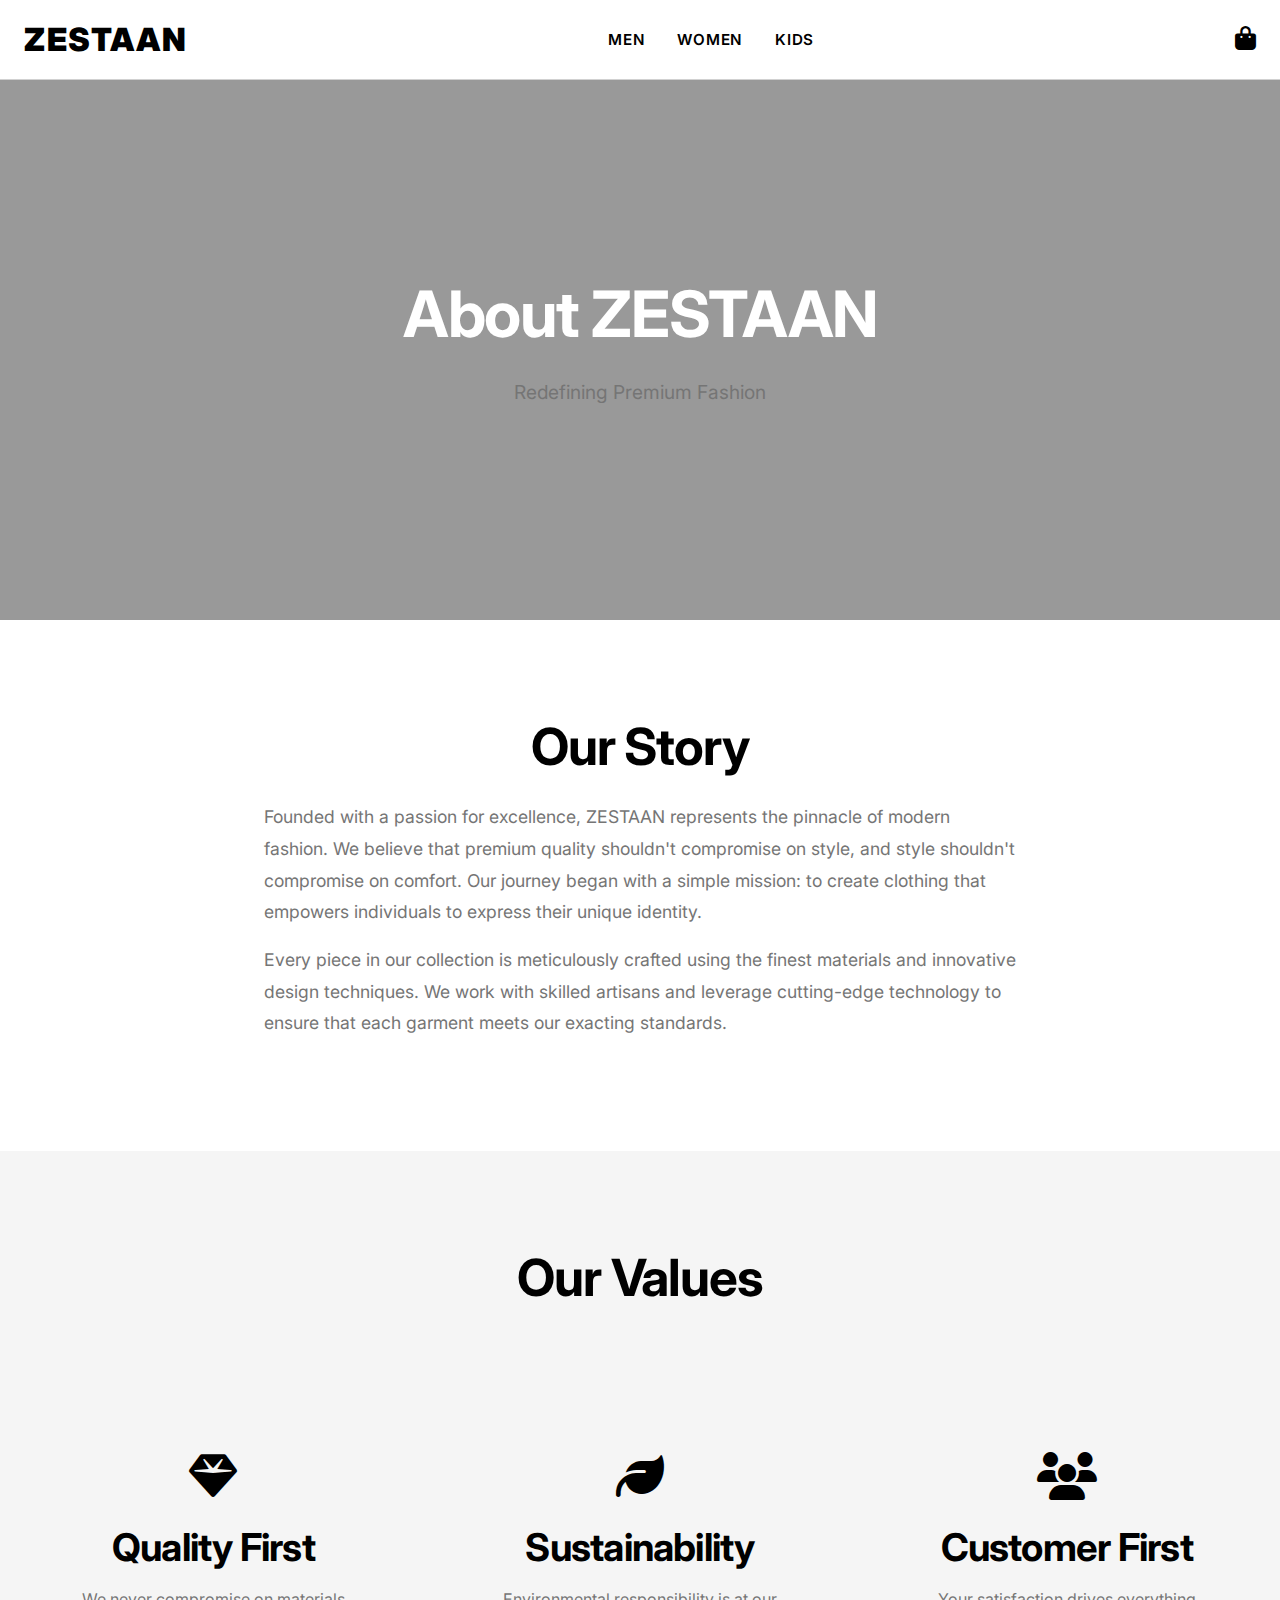
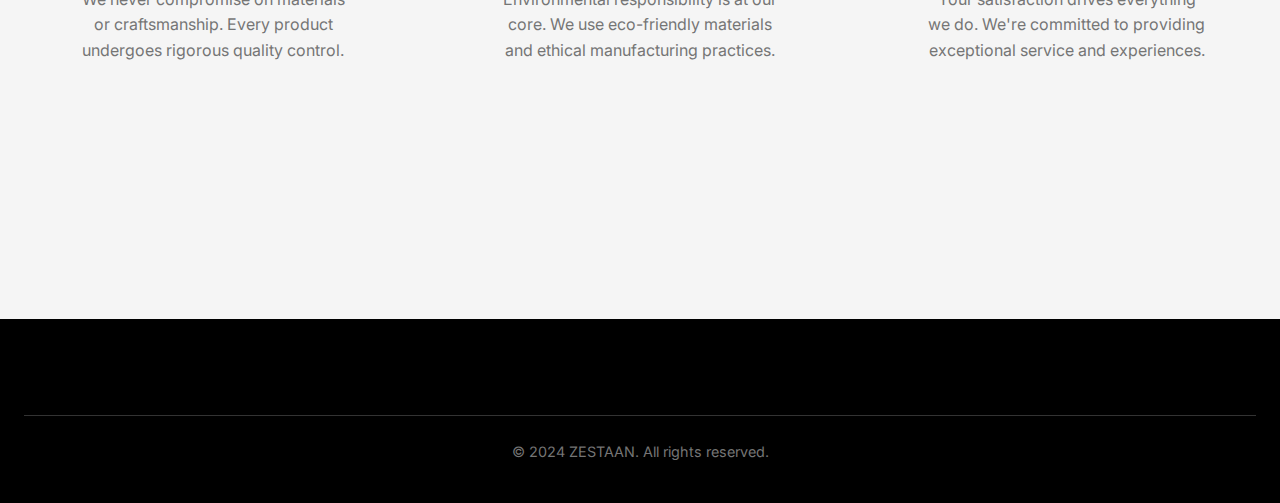
<file: Frontend/about.html>
<!DOCTYPE html>
<html lang="en">
<head>
    <meta charset="UTF-8">
    <meta name="viewport" content="width=device-width, initial-scale=1.0">
    <title>About ZESTAAN - Our Story</title>
    <link href="https://fonts.googleapis.com/css2?family=Inter:wght@300;400;500;600;700;800;900&display=swap" rel="stylesheet">
    <link rel="stylesheet" href="https://cdn.jsdelivr.net/npm/@fortawesome/fontawesome-free@6.4.0/css/all.min.css">
    <link rel="stylesheet" href="css/style.css">
    <style>
        .about-hero {
            height: 60vh;
            background: linear-gradient(rgba(0,0,0,0.4), rgba(0,0,0,0.4)), 
                        url('https://images.unsplash.com/photo-1441984904996-e0b6ba687e04?w=1920&h=800&fit=crop') center/cover;
            display: flex;
            align-items: center;
            justify-content: center;
            text-align: center;
            color: white;
        }
        .values-grid {
            display: grid;
            grid-template-columns: repeat(3, 1fr);
            gap: var(--spacing-xl);
            margin: var(--spacing-3xl) 0;
        }
        .value-card {
            text-align: center;
            padding: var(--spacing-xl);
        }
        .value-card i {
            font-size: 3rem;
            margin-bottom: var(--spacing-md);
        }
        @media (max-width: 768px) {
            .values-grid { grid-template-columns: 1fr; }
        }
    </style>
</head>
<body>
    <header class="header" id="header">
        <div class="header-container">
            <a href="index.html" class="logo">ZESTAAN</a>
            <nav class="nav-main">
                <ul class="nav-list">
                    <li class="nav-item"><a href="products.html?category=men" class="nav-link">Men</a></li>
                    <li class="nav-item"><a href="products.html?category=women" class="nav-link">Women</a></li>
                    <li class="nav-item"><a href="products.html?category=kids" class="nav-link">Kids</a></li>
                </ul>
            </nav>
            <div class="header-actions">
                <a href="cart.html" class="header-icon"><i class="fas fa-shopping-bag"></i><span class="badge" id="cartCount">0</span></a>
            </div>
        </div>
    </header>

    <main>
        <section class="about-hero">
            <div>
                <h1>About ZESTAAN</h1>
                <p style="font-size: 1.2rem; margin-top: 1rem;">Redefining Premium Fashion</p>
            </div>
        </section>

        <section class="section">
            <div class="container" style="max-width: 800px;">
                <h2 class="text-center">Our Story</h2>
                <p style="font-size: 1.1rem; line-height: 1.8;">
                    Founded with a passion for excellence, ZESTAAN represents the pinnacle of modern fashion. 
                    We believe that premium quality shouldn't compromise on style, and style shouldn't compromise on comfort. 
                    Our journey began with a simple mission: to create clothing that empowers individuals to express their unique identity.
                </p>
                <p style="font-size: 1.1rem; line-height: 1.8;">
                    Every piece in our collection is meticulously crafted using the finest materials and innovative design techniques. 
                    We work with skilled artisans and leverage cutting-edge technology to ensure that each garment meets our exacting standards.
                </p>
            </div>
        </section>

        <section class="section" style="background-color: var(--light-gray);">
            <div class="container">
                <h2 class="text-center">Our Values</h2>
                <div class="values-grid">
                    <div class="value-card">
                        <i class="fas fa-gem"></i>
                        <h3>Quality First</h3>
                        <p>We never compromise on materials or craftsmanship. Every product undergoes rigorous quality control.</p>
                    </div>
                    <div class="value-card">
                        <i class="fas fa-leaf"></i>
                        <h3>Sustainability</h3>
                        <p>Environmental responsibility is at our core. We use eco-friendly materials and ethical manufacturing practices.</p>
                    </div>
                    <div class="value-card">
                        <i class="fas fa-users"></i>
                        <h3>Customer First</h3>
                        <p>Your satisfaction drives everything we do. We're committed to providing exceptional service and experiences.</p>
                    </div>
                </div>
            </div>
        </section>
    </main>

    <footer class="footer">
        <div class="container">
            <div class="footer-bottom">
                <p>&copy; 2024 ZESTAAN. All rights reserved.</p>
            </div>
        </div>
    </footer>

    <script src="js/cart.js"></script>
    <script src="js/wishlist.js"></script>
    <script src="js/main.js"></script>
</body>
</html>
</file>
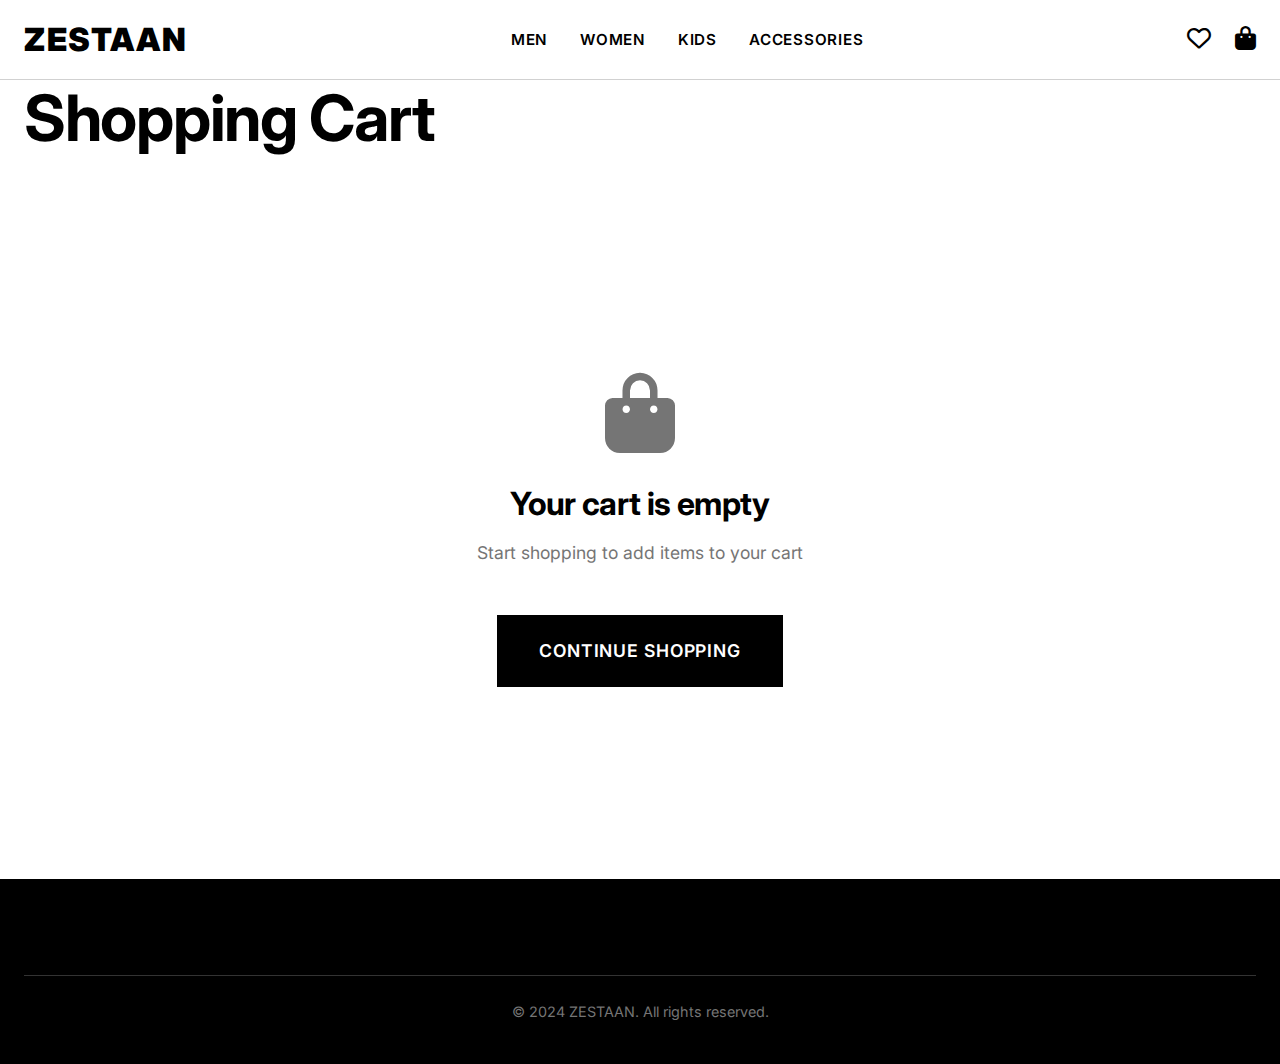
<file: Frontend/cart.html>
<!DOCTYPE html>
<html lang="en">
<head>
    <meta charset="UTF-8">
    <meta name="viewport" content="width=device-width, initial-scale=1.0">
    <title>Shopping Cart - ZESTAAN</title>
    
    <link rel="preconnect" href="https://fonts.googleapis.com">
    <link rel="preconnect" href="https://fonts.gstatic.com" crossorigin>
    <link href="https://fonts.googleapis.com/css2?family=Inter:wght@300;400;500;600;700;800;900&display=swap" rel="stylesheet">
    <link rel="stylesheet" href="https://cdn.jsdelivr.net/npm/@fortawesome/fontawesome-free@6.4.0/css/all.min.css">
    <link rel="stylesheet" href="css/style.css">
    <link rel="stylesheet" href="css/cart.css">
</head>
<body>
    <header class="header" id="header">
        <div class="header-container">
            <a href="index.html" class="logo">ZESTAAN</a>
            <nav class="nav-main">
                <ul class="nav-list">
                    <li class="nav-item"><a href="products.html?category=men" class="nav-link">Men</a></li>
                    <li class="nav-item"><a href="products.html?category=women" class="nav-link">Women</a></li>
                    <li class="nav-item"><a href="products.html?category=kids" class="nav-link">Kids</a></li>
                    <li class="nav-item"><a href="products.html?category=accessories" class="nav-link">Accessories</a></li>
                </ul>
            </nav>
            <div class="header-actions">
                <a href="wishlist.html" class="header-icon">
                    <i class="far fa-heart"></i>
                    <span class="badge" id="wishlistCount">0</span>
                </a>
                <a href="cart.html" class="header-icon">
                    <i class="fas fa-shopping-bag"></i>
                    <span class="badge" id="cartCount">0</span>
                </a>
            </div>
        </div>
    </header>

    <main>
        <section class="page-header">
            <div class="container">
                <h1>Shopping Cart</h1>
            </div>
        </section>

        <section class="cart-section section">
            <div class="container">
                <div id="cartEmpty" class="cart-empty" style="display: none;">
                    <i class="fas fa-shopping-bag"></i>
                    <h2>Your cart is empty</h2>
                    <p>Start shopping to add items to your cart</p>
                    <a href="products.html" class="btn btn-primary btn-lg">Continue Shopping</a>
                </div>

                <div class="cart-layout" id="cartLayout">
                    <div class="cart-items-container">
                        <div id="cartItems"></div>
                    </div>

                    <div class="cart-summary" id="cartSummary">
                        <h3>Order Summary</h3>
                        <div class="summary-row">
                            <span>Subtotal</span>
                            <span id="cartSubtotal">$0.00</span>
                        </div>
                        <div class="summary-row">
                            <span>Shipping</span>
                            <span id="cartShipping">$10.00</span>
                        </div>
                        <div class="summary-row">
                            <span>Tax</span>
                            <span id="cartTax">$0.00</span>
                        </div>
                        <div class="summary-row total">
                            <span>Total</span>
                            <span id="cartTotal">$0.00</span>
                        </div>
                        <div class="coupon-section">
                            <input type="text" id="couponCode" placeholder="Enter coupon code">
                            <button class="btn btn-outline btn-sm" onclick="applyCoupon()">Apply</button>
                        </div>
                        <a href="checkout.html" class="btn btn-primary btn-lg btn-full">Proceed to Checkout</a>
                        <a href="products.html" class="btn btn-ghost btn-full mt-2">Continue Shopping</a>
                    </div>
                </div>
            </div>
        </section>
    </main>

    <footer class="footer">
        <div class="container">
            <div class="footer-bottom">
                <p>&copy; 2024 ZESTAAN. All rights reserved.</p>
            </div>
        </div>
    </footer>

    <script src="js/cart.js"></script>
    <script src="js/wishlist.js"></script>
    <script src="js/main.js"></script>
    <script>
        function applyCoupon() {
            const code = document.getElementById('couponCode').value;
            if (code) {
                Cart.applyCoupon(code);
            }
        }
    </script>
</body>
</html>
</file>
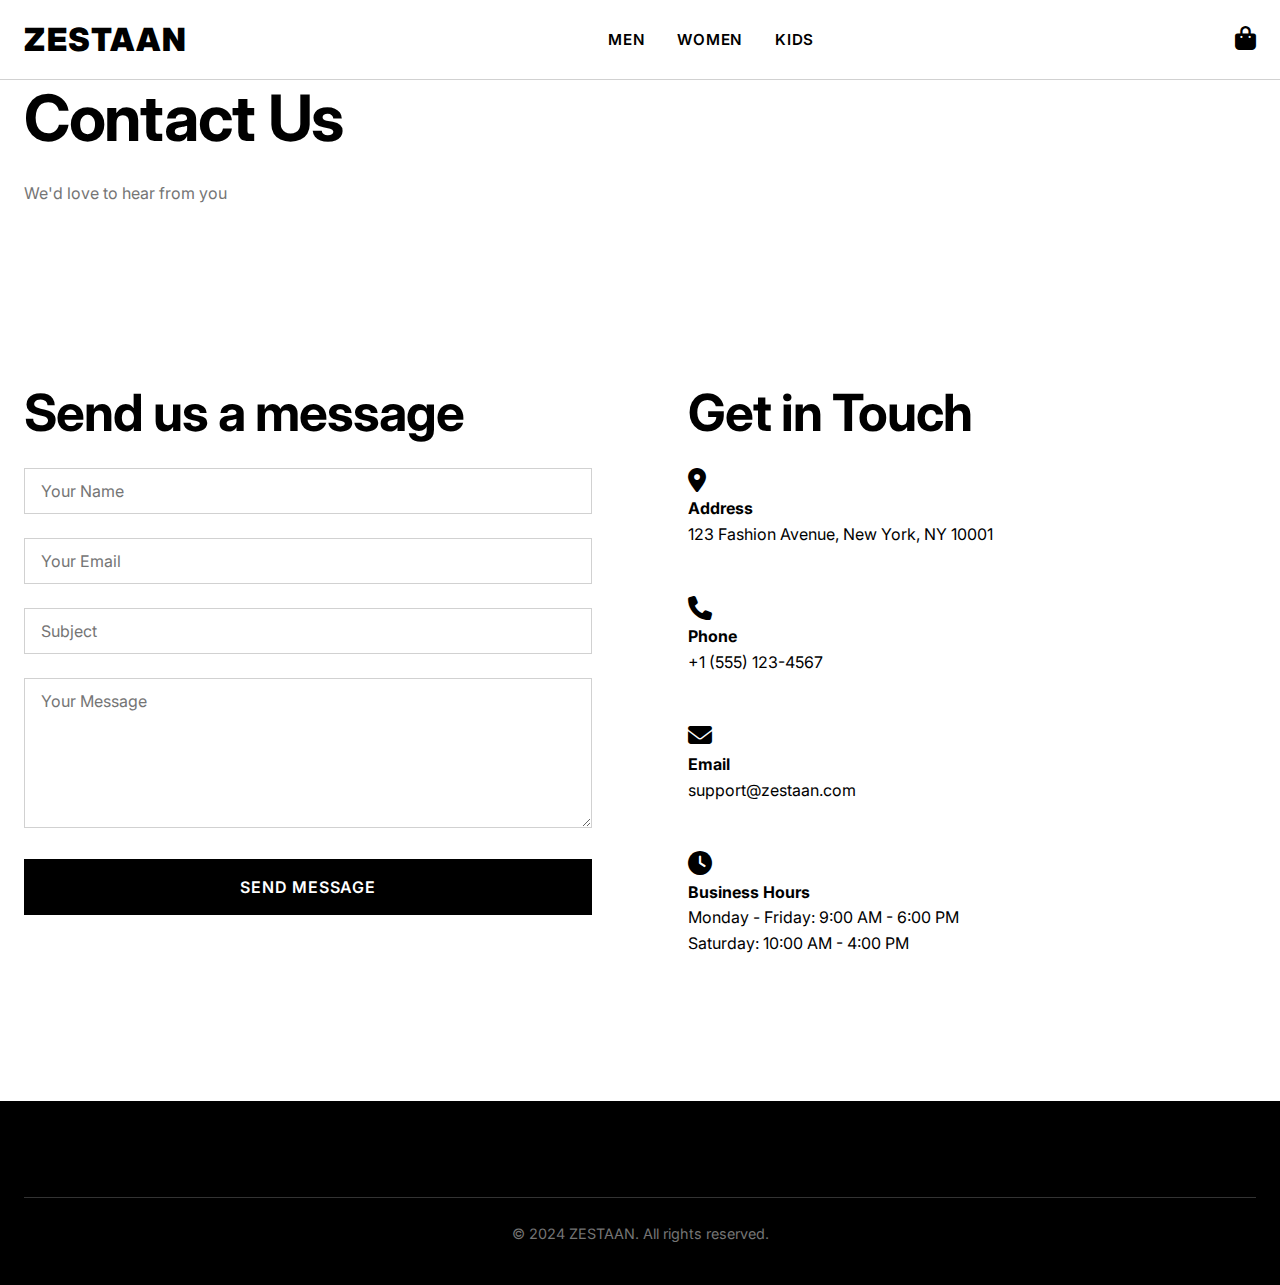
<file: Frontend/contact.html>
<!DOCTYPE html>
<html lang="en">
<head>
    <meta charset="UTF-8">
    <meta name="viewport" content="width=device-width, initial-scale=1.0">
    <title>Contact Us - ZESTAAN</title>
    <link href="https://fonts.googleapis.com/css2?family=Inter:wght@300;400;500;600;700;800;900&display=swap" rel="stylesheet">
    <link rel="stylesheet" href="https://cdn.jsdelivr.net/npm/@fortawesome/fontawesome-free@6.4.0/css/all.min.css">
    <link rel="stylesheet" href="css/style.css">
    <style>
        .contact-grid {
            display: grid;
            grid-template-columns: 1fr 1fr;
            gap: var(--spacing-3xl);
            margin-top: var(--spacing-2xl);
        }
        .contact-form input,
        .contact-form textarea {
            width: 100%;
            margin-bottom: var(--spacing-md);
        }
        .contact-form textarea {
            min-height: 150px;
            resize: vertical;
        }
        .contact-info-item {
            margin-bottom: var(--spacing-xl);
        }
        .contact-info-item i {
            font-size: 1.5rem;
            margin-right: var(--spacing-md);
            color: var(--primary-black);
        }
        @media (max-width: 768px) {
            .contact-grid { grid-template-columns: 1fr; }
        }
    </style>
</head>
<body>
    <header class="header" id="header">
        <div class="header-container">
            <a href="index.html" class="logo">ZESTAAN</a>
            <nav class="nav-main">
                <ul class="nav-list">
                    <li class="nav-item"><a href="products.html?category=men" class="nav-link">Men</a></li>
                    <li class="nav-item"><a href="products.html?category=women" class="nav-link">Women</a></li>
                    <li class="nav-item"><a href="products.html?category=kids" class="nav-link">Kids</a></li>
                </ul>
            </nav>
            <div class="header-actions">
                <a href="cart.html" class="header-icon"><i class="fas fa-shopping-bag"></i><span class="badge" id="cartCount">0</span></a>
            </div>
        </div>
    </header>

    <main>
        <section class="page-header">
            <div class="container">
                <h1>Contact Us</h1>
                <p>We'd love to hear from you</p>
            </div>
        </section>

        <section class="section">
            <div class="container">
                <div class="contact-grid">
                    <div class="contact-form">
                        <h2>Send us a message</h2>
                        <form id="contactForm">
                            <input type="text" placeholder="Your Name" required>
                            <input type="email" placeholder="Your Email" required>
                            <input type="text" placeholder="Subject" required>
                            <textarea placeholder="Your Message" required></textarea>
                            <button type="submit" class="btn btn-primary btn-full">Send Message</button>
                        </form>
                    </div>

                    <div class="contact-info">
                        <h2>Get in Touch</h2>
                        <div class="contact-info-item">
                            <i class="fas fa-map-marker-alt"></i>
                            <div>
                                <strong>Address</strong><br>
                                123 Fashion Avenue, New York, NY 10001
                            </div>
                        </div>
                        <div class="contact-info-item">
                            <i class="fas fa-phone"></i>
                            <div>
                                <strong>Phone</strong><br>
                                +1 (555) 123-4567
                            </div>
                        </div>
                        <div class="contact-info-item">
                            <i class="fas fa-envelope"></i>
                            <div>
                                <strong>Email</strong><br>
                                support@zestaan.com
                            </div>
                        </div>
                        <div class="contact-info-item">
                            <i class="fas fa-clock"></i>
                            <div>
                                <strong>Business Hours</strong><br>
                                Monday - Friday: 9:00 AM - 6:00 PM<br>
                                Saturday: 10:00 AM - 4:00 PM
                            </div>
                        </div>
                    </div>
                </div>
            </div>
        </section>
    </main>

    <footer class="footer">
        <div class="container">
            <div class="footer-bottom">
                <p>&copy; 2024 ZESTAAN. All rights reserved.</p>
            </div>
        </div>
    </footer>

    <script src="js/cart.js"></script>
    <script src="js/wishlist.js"></script>
    <script src="js/main.js"></script>
    <script>
        document.getElementById('contactForm').addEventListener('submit', (e) => {
            e.preventDefault();
            Utils.showNotification('Thank you! Your message has been sent.', 'success');
            e.target.reset();
        });
    </script>
</body>
</html>
</file>
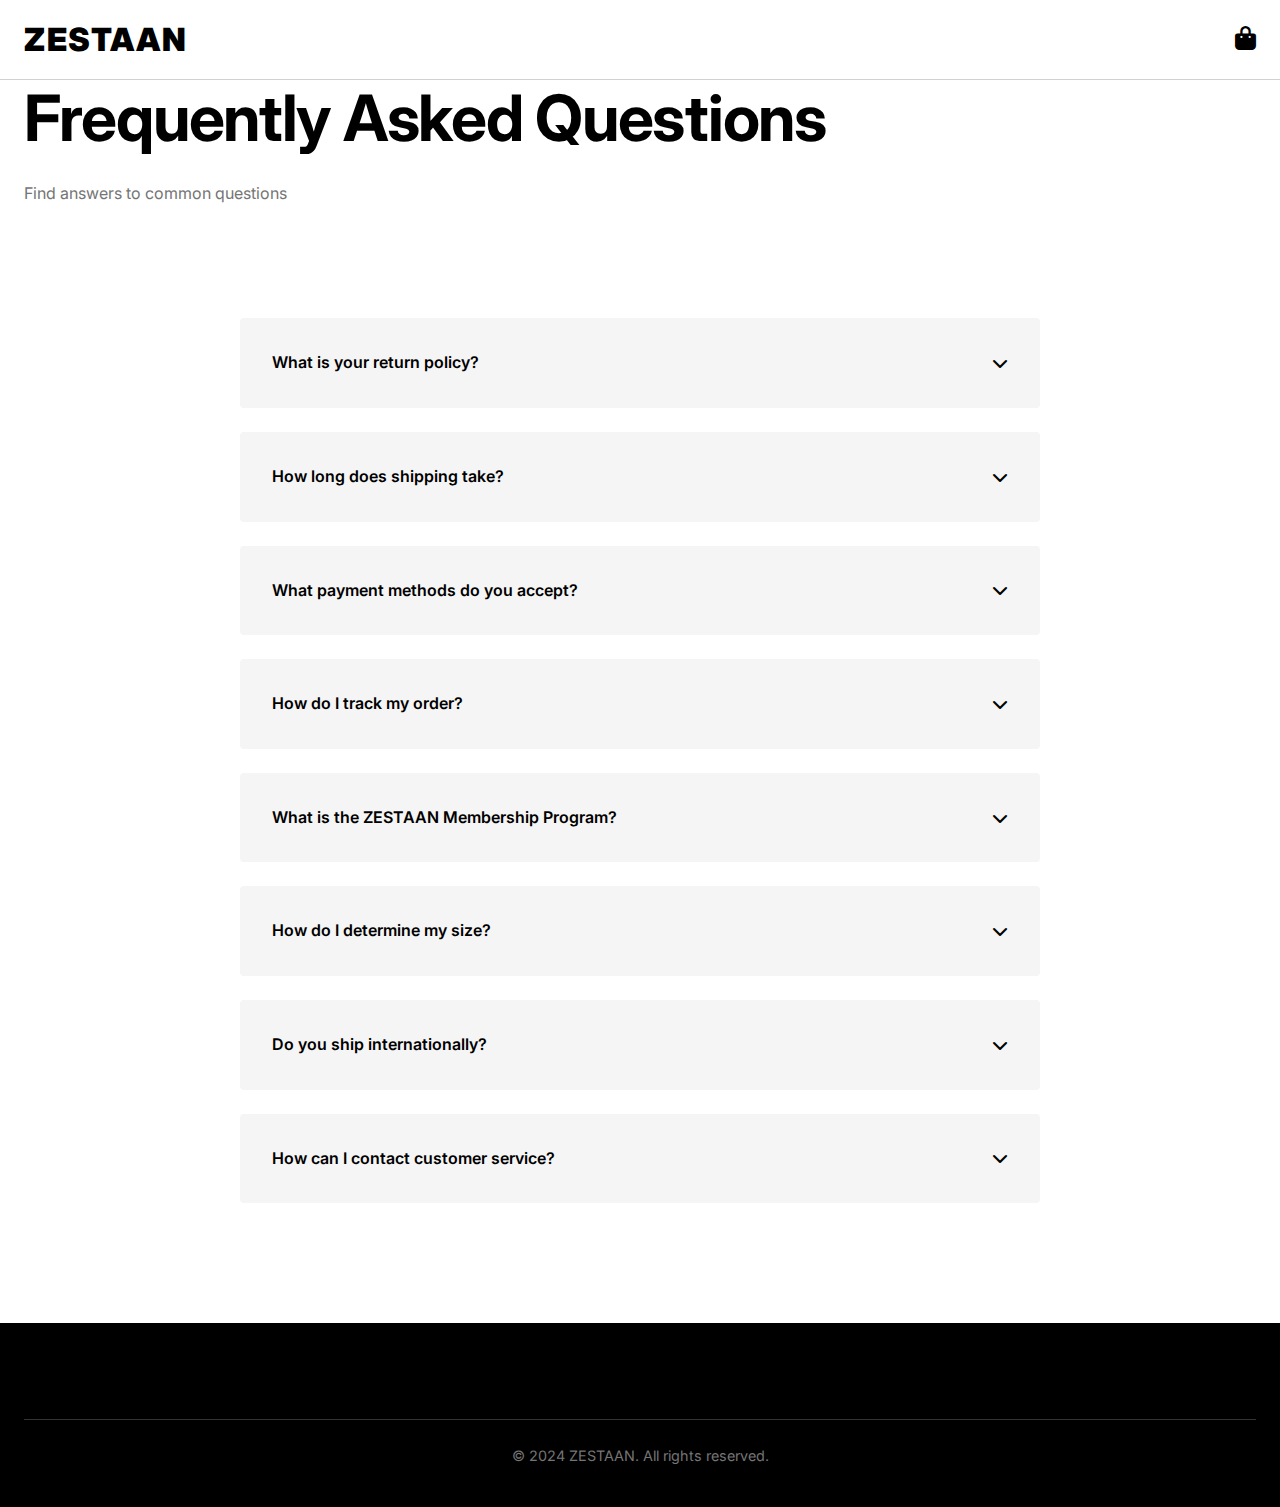
<file: Frontend/faq.html>
<!DOCTYPE html>
<html lang="en">
<head>
    <meta charset="UTF-8">
    <meta name="viewport" content="width=device-width, initial-scale=1.0">
    <title>FAQ - ZESTAAN</title>
    <link href="https://fonts.googleapis.com/css2?family=Inter:wght@300;400;500;600;700;800;900&display=swap" rel="stylesheet">
    <link rel="stylesheet" href="https://cdn.jsdelivr.net/npm/@fortawesome/fontawesome-free@6.4.0/css/all.min.css">
    <link rel="stylesheet" href="css/style.css">
    <style>
        .faq-container { max-width: 800px; margin: 0 auto; }
        .faq-item {
            background-color: var(--light-gray);
            margin-bottom: var(--spacing-md);
            border-radius: 4px;
            overflow: hidden;
        }
        .faq-question {
            padding: var(--spacing-lg);
            cursor: pointer;
            font-weight: 600;
            display: flex;
            justify-content: space-between;
            align-items: center;
            transition: background-color var(--transition-fast);
        }
        .faq-question:hover { background-color: var(--mid-gray); }
        .faq-answer {
            padding: 0 var(--spacing-lg) var(--spacing-lg);
            display: none;
            line-height: 1.8;
        }
        .faq-item.active .faq-answer { display: block; }
        .faq-item.active .faq-icon { transform: rotate(180deg); }
        .faq-icon { transition: transform var(--transition-fast); }
    </style>
</head>
<body>
    <header class="header" id="header">
        <div class="header-container">
            <a href="index.html" class="logo">ZESTAAN</a>
            <div class="header-actions">
                <a href="cart.html" class="header-icon"><i class="fas fa-shopping-bag"></i><span class="badge" id="cartCount">0</span></a>
            </div>
        </div>
    </header>

    <main>
        <section class="page-header">
            <div class="container">
                <h1>Frequently Asked Questions</h1>
                <p>Find answers to common questions</p>
            </div>
        </section>

        <section class="section">
            <div class="container">
                <div class="faq-container">
                    <div class="faq-item">
                        <div class="faq-question" onclick="toggleFAQ(this)">
                            <span>What is your return policy?</span>
                            <i class="fas fa-chevron-down faq-icon"></i>
                        </div>
                        <div class="faq-answer">
                            We offer a 30-day return policy for all unused items in original condition with tags attached. Simply contact our customer service team to initiate a return.
                        </div>
                    </div>

                    <div class="faq-item">
                        <div class="faq-question" onclick="toggleFAQ(this)">
                            <span>How long does shipping take?</span>
                            <i class="fas fa-chevron-down faq-icon"></i>
                        </div>
                        <div class="faq-answer">
                            Standard shipping takes 5-7 business days. Express shipping (2-3 business days) is available for an additional fee. Free shipping on orders over $100.
                        </div>
                    </div>

                    <div class="faq-item">
                        <div class="faq-question" onclick="toggleFAQ(this)">
                            <span>What payment methods do you accept?</span>
                            <i class="fas fa-chevron-down faq-icon"></i>
                        </div>
                        <div class="faq-answer">
                            We accept all major credit cards (Visa, MasterCard, American Express), PayPal, Apple Pay, and Google Pay. All transactions are secure and encrypted.
                        </div>
                    </div>

                    <div class="faq-item">
                        <div class="faq-question" onclick="toggleFAQ(this)">
                            <span>How do I track my order?</span>
                            <i class="fas fa-chevron-down faq-icon"></i>
                        </div>
                        <div class="faq-answer">
                            Once your order ships, you'll receive a tracking number via email. You can also track your order by visiting our Order Tracking page and entering your order number.
                        </div>
                    </div>

                    <div class="faq-item">
                        <div class="faq-question" onclick="toggleFAQ(this)">
                            <span>What is the ZESTAAN Membership Program?</span>
                            <i class="fas fa-chevron-down faq-icon"></i>
                        </div>
                        <div class="faq-answer">
                            Our membership program offers exclusive benefits including early access to sales, special discounts, free shipping, and loyalty points. Members are automatically enrolled with their first purchase.
                        </div>
                    </div>

                    <div class="faq-item">
                        <div class="faq-question" onclick="toggleFAQ(this)">
                            <span>How do I determine my size?</span>
                            <i class="fas fa-chevron-down faq-icon"></i>
                        </div>
                        <div class="faq-answer">
                            Please refer to our <a href="size-guide.html" style="color: var(--primary-black); text-decoration: underline;">Size Guide</a> for detailed measurements. Each product page also includes a ZESTAAN Fit Guide with specific sizing information.
                        </div>
                    </div>

                    <div class="faq-item">
                        <div class="faq-question" onclick="toggleFAQ(this)">
                            <span>Do you ship internationally?</span>
                            <i class="fas fa-chevron-down faq-icon"></i>
                        </div>
                        <div class="faq-answer">
                            Yes, we ship to over 50 countries worldwide. International shipping rates and delivery times vary by location. Customs fees may apply depending on your country.
                        </div>
                    </div>

                    <div class="faq-item">
                        <div class="faq-question" onclick="toggleFAQ(this)">
                            <span>How can I contact customer service?</span>
                            <i class="fas fa-chevron-down faq-icon"></i>
                        </div>
                        <div class="faq-answer">
                            Our customer service team is available Monday-Friday 9AM-6PM EST. Contact us at support@zestaan.com or call +1 (555) 123-4567. You can also visit our <a href="contact.html" style="color: var(--primary-black); text-decoration: underline;">Contact page</a>.
                        </div>
                    </div>
                </div>
            </div>
        </section>
    </main>

    <footer class="footer">
        <div class="container">
            <div class="footer-bottom">
                <p>&copy; 2024 ZESTAAN. All rights reserved.</p>
            </div>
        </div>
    </footer>

    <script src="js/cart.js"></script>
    <script src="js/main.js"></script>
    <script>
        function toggleFAQ(element) {
            const faqItem = element.closest('.faq-item');
            const isActive = faqItem.classList.contains('active');
            
            // Close all FAQs
            document.querySelectorAll('.faq-item').forEach(item => {
                item.classList.remove('active');
            });
            
            // Open clicked FAQ if it wasn't active
            if (!isActive) {
                faqItem.classList.add('active');
            }
        }
    </script>
</body>
</html>
</file>
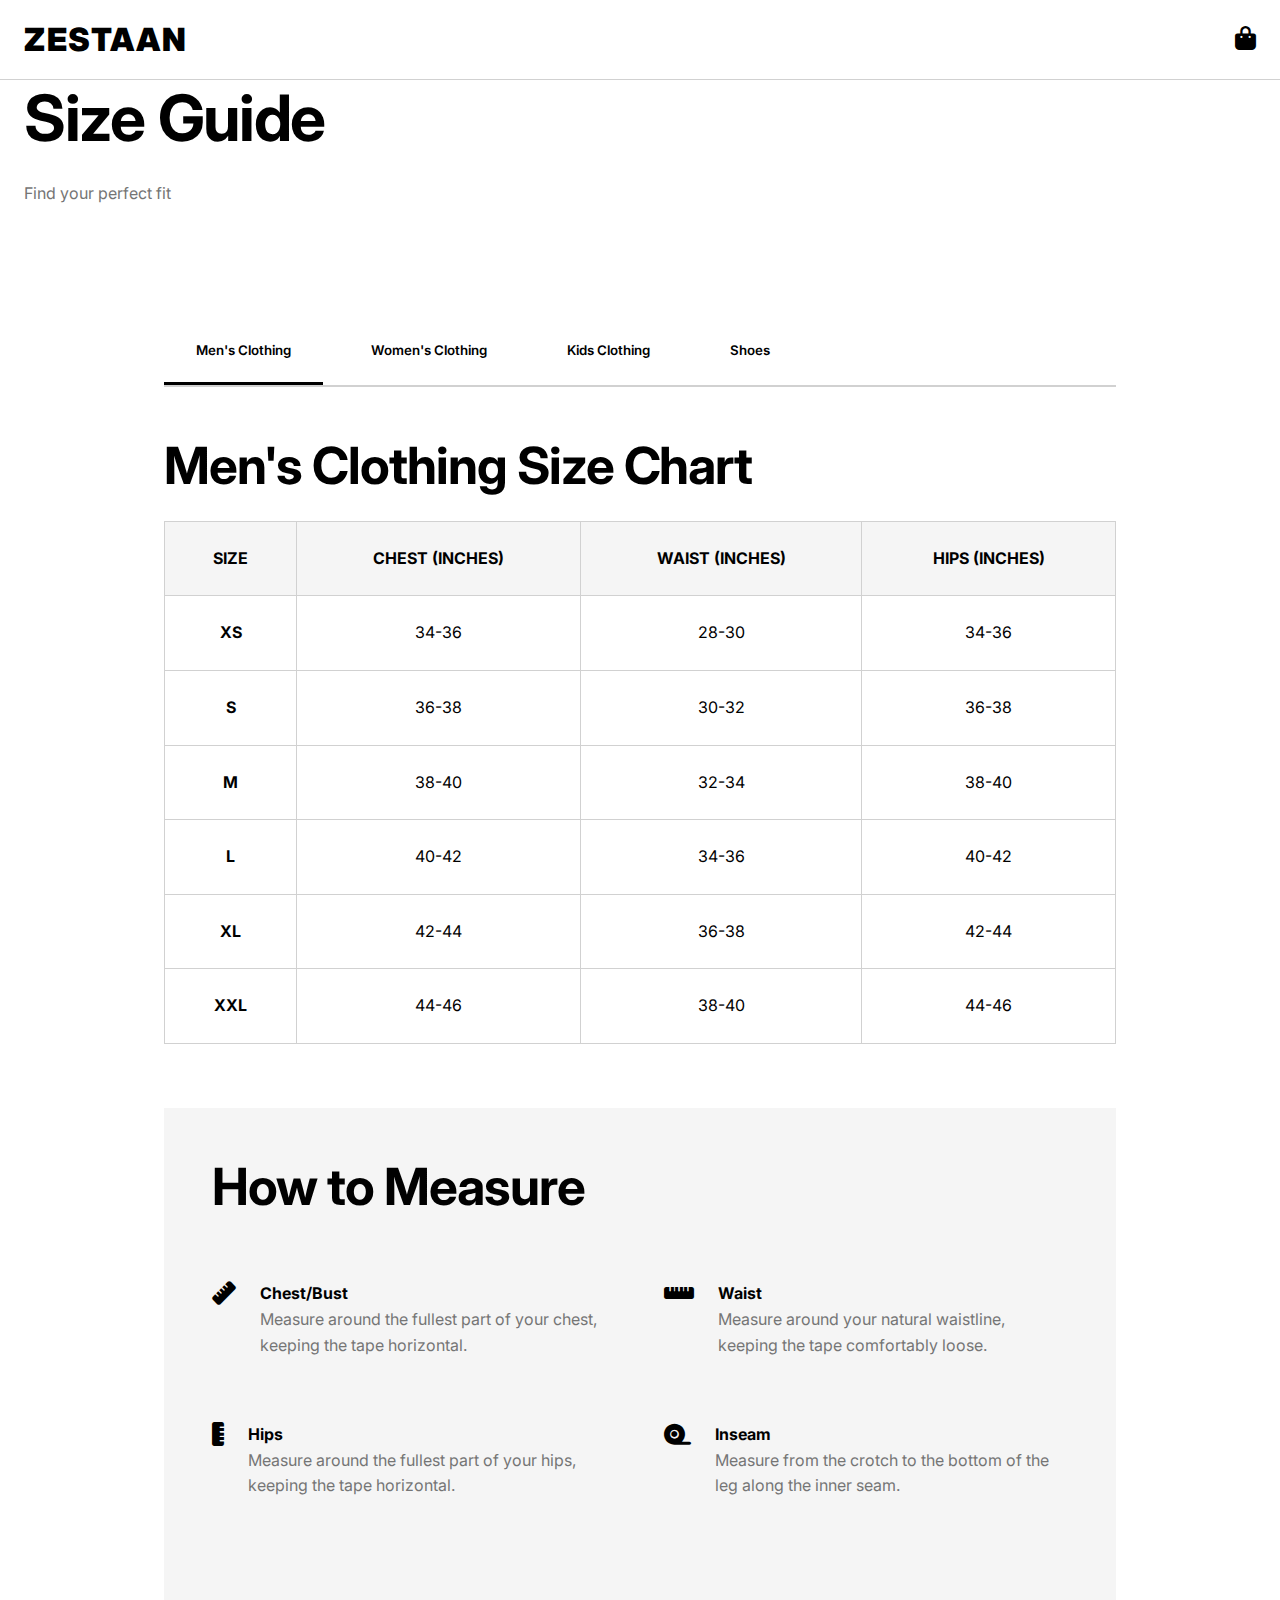
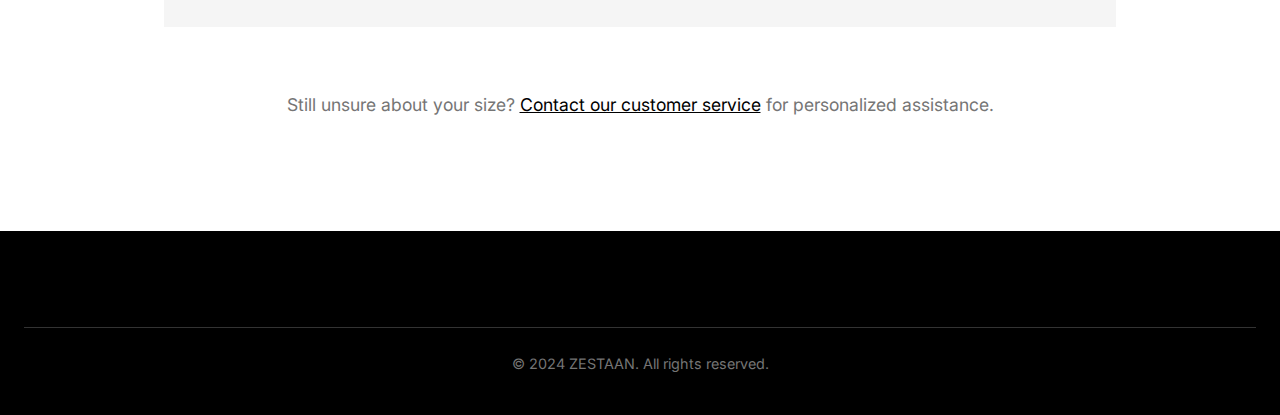
<file: Frontend/size-guide.html>
<!DOCTYPE html>
<html lang="en">
<head>
    <meta charset="UTF-8">
    <meta name="viewport" content="width=device-width, initial-scale=1.0">
    <title>Size Guide - ZESTAAN</title>
    <link href="https://fonts.googleapis.com/css2?family=Inter:wght@300;400;500;600;700;800;900&display=swap" rel="stylesheet">
    <link rel="stylesheet" href="https://cdn.jsdelivr.net/npm/@fortawesome/fontawesome-free@6.4.0/css/all.min.css">
    <link rel="stylesheet" href="css/style.css">
    <style>
        .size-tabs {
            display: flex;
            gap: var(--spacing-sm);
            margin-bottom: var(--spacing-xl);
            border-bottom: 2px solid var(--border-gray);
        }
        .size-tab {
            padding: var(--spacing-md) var(--spacing-lg);
            background: none;
            border: none;
            font-weight: 600;
            cursor: pointer;
            border-bottom: 3px solid transparent;
            transition: all var(--transition-fast);
        }
        .size-tab.active {
            border-bottom-color: var(--primary-black);
        }
        .size-content {
            display: none;
        }
        .size-content.active {
            display: block;
        }
        .size-table {
            width: 100%;
            border-collapse: collapse;
            margin-bottom: var(--spacing-xl);
        }
        .size-table th,
        .size-table td {
            padding: var(--spacing-md);
            border: 1px solid var(--border-gray);
            text-align: center;
        }
        .size-table th {
            background-color: var(--light-gray);
            font-weight: 700;
            text-transform: uppercase;
        }
        .measurement-guide {
            display: grid;
            grid-template-columns: repeat(2, 1fr);
            gap: var(--spacing-xl);
            margin: var(--spacing-2xl) 0;
        }
        .measurement-item {
            display: flex;
            gap: var(--spacing-md);
        }
        .measurement-item i {
            font-size: 1.5rem;
            color: var(--primary-black);
        }
        @media (max-width: 768px) {
            .measurement-guide { grid-template-columns: 1fr; }
            .size-tabs { overflow-x: auto; }
        }
    </style>
</head>
<body>
    <header class="header" id="header">
        <div class="header-container">
            <a href="index.html" class="logo">ZESTAAN</a>
            <div class="header-actions">
                <a href="cart.html" class="header-icon"><i class="fas fa-shopping-bag"></i><span class="badge" id="cartCount">0</span></a>
            </div>
        </div>
    </header>

    <main>
        <section class="page-header">
            <div class="container">
                <h1>Size Guide</h1>
                <p>Find your perfect fit</p>
            </div>
        </section>

        <section class="section">
            <div class="container" style="max-width: 1000px;">
                <div class="size-tabs">
                    <button class="size-tab active" onclick="showSizeTab('men')">Men's Clothing</button>
                    <button class="size-tab" onclick="showSizeTab('women')">Women's Clothing</button>
                    <button class="size-tab" onclick="showSizeTab('kids')">Kids Clothing</button>
                    <button class="size-tab" onclick="showSizeTab('shoes')">Shoes</button>
                </div>

                <!-- Men's Sizes -->
                <div id="men" class="size-content active">
                    <h2>Men's Clothing Size Chart</h2>
                    <table class="size-table">
                        <thead>
                            <tr>
                                <th>Size</th>
                                <th>Chest (inches)</th>
                                <th>Waist (inches)</th>
                                <th>Hips (inches)</th>
                            </tr>
                        </thead>
                        <tbody>
                            <tr>
                                <td><strong>XS</strong></td>
                                <td>34-36</td>
                                <td>28-30</td>
                                <td>34-36</td>
                            </tr>
                            <tr>
                                <td><strong>S</strong></td>
                                <td>36-38</td>
                                <td>30-32</td>
                                <td>36-38</td>
                            </tr>
                            <tr>
                                <td><strong>M</strong></td>
                                <td>38-40</td>
                                <td>32-34</td>
                                <td>38-40</td>
                            </tr>
                            <tr>
                                <td><strong>L</strong></td>
                                <td>40-42</td>
                                <td>34-36</td>
                                <td>40-42</td>
                            </tr>
                            <tr>
                                <td><strong>XL</strong></td>
                                <td>42-44</td>
                                <td>36-38</td>
                                <td>42-44</td>
                            </tr>
                            <tr>
                                <td><strong>XXL</strong></td>
                                <td>44-46</td>
                                <td>38-40</td>
                                <td>44-46</td>
                            </tr>
                        </tbody>
                    </table>
                </div>

                <!-- Women's Sizes -->
                <div id="women" class="size-content">
                    <h2>Women's Clothing Size Chart</h2>
                    <table class="size-table">
                        <thead>
                            <tr>
                                <th>Size</th>
                                <th>Bust (inches)</th>
                                <th>Waist (inches)</th>
                                <th>Hips (inches)</th>
                            </tr>
                        </thead>
                        <tbody>
                            <tr>
                                <td><strong>XS</strong></td>
                                <td>32-34</td>
                                <td>24-26</td>
                                <td>34-36</td>
                            </tr>
                            <tr>
                                <td><strong>S</strong></td>
                                <td>34-36</td>
                                <td>26-28</td>
                                <td>36-38</td>
                            </tr>
                            <tr>
                                <td><strong>M</strong></td>
                                <td>36-38</td>
                                <td>28-30</td>
                                <td>38-40</td>
                            </tr>
                            <tr>
                                <td><strong>L</strong></td>
                                <td>38-40</td>
                                <td>30-32</td>
                                <td>40-42</td>
                            </tr>
                            <tr>
                                <td><strong>XL</strong></td>
                                <td>40-42</td>
                                <td>32-34</td>
                                <td>42-44</td>
                            </tr>
                        </tbody>
                    </table>
                </div>

                <!-- Kids Sizes -->
                <div id="kids" class="size-content">
                    <h2>Kids Clothing Size Chart</h2>
                    <table class="size-table">
                        <thead>
                            <tr>
                                <th>Size</th>
                                <th>Age</th>
                                <th>Height (inches)</th>
                                <th>Chest (inches)</th>
                            </tr>
                        </thead>
                        <tbody>
                            <tr>
                                <td><strong>4-5Y</strong></td>
                                <td>4-5 years</td>
                                <td>41-44</td>
                                <td>22-23</td>
                            </tr>
                            <tr>
                                <td><strong>6-7Y</strong></td>
                                <td>6-7 years</td>
                                <td>45-48</td>
                                <td>23-24</td>
                            </tr>
                            <tr>
                                <td><strong>8-9Y</strong></td>
                                <td>8-9 years</td>
                                <td>49-52</td>
                                <td>25-26</td>
                            </tr>
                            <tr>
                                <td><strong>10-11Y</strong></td>
                                <td>10-11 years</td>
                                <td>53-56</td>
                                <td>27-28</td>
                            </tr>
                            <tr>
                                <td><strong>12-13Y</strong></td>
                                <td>12-13 years</td>
                                <td>57-60</td>
                                <td>29-30</td>
                            </tr>
                        </tbody>
                    </table>
                </div>

                <!-- Shoes -->
                <div id="shoes" class="size-content">
                    <h2>Shoe Size Chart</h2>
                    <table class="size-table">
                        <thead>
                            <tr>
                                <th>US Men</th>
                                <th>US Women</th>
                                <th>EU</th>
                                <th>UK</th>
                            </tr>
                        </thead>
                        <tbody>
                            <tr>
                                <td>7</td>
                                <td>8.5</td>
                                <td>40</td>
                                <td>6</td>
                            </tr>
                            <tr>
                                <td>8</td>
                                <td>9.5</td>
                                <td>41</td>
                                <td>7</td>
                            </tr>
                            <tr>
                                <td>9</td>
                                <td>10.5</td>
                                <td>42</td>
                                <td>8</td>
                            </tr>
                            <tr>
                                <td>10</td>
                                <td>11.5</td>
                                <td>43</td>
                                <td>9</td>
                            </tr>
                            <tr>
                                <td>11</td>
                                <td>12.5</td>
                                <td>44</td>
                                <td>10</td>
                            </tr>
                            <tr>
                                <td>12</td>
                                <td>13.5</td>
                                <td>45</td>
                                <td>11</td>
                            </tr>
                        </tbody>
                    </table>
                </div>

                <!-- How to Measure -->
                <div style="background-color: var(--light-gray); padding: var(--spacing-xl); margin-top: var(--spacing-2xl);">
                    <h2>How to Measure</h2>
                    <div class="measurement-guide">
                        <div class="measurement-item">
                            <i class="fas fa-ruler"></i>
                            <div>
                                <strong>Chest/Bust</strong>
                                <p>Measure around the fullest part of your chest, keeping the tape horizontal.</p>
                            </div>
                        </div>
                        <div class="measurement-item">
                            <i class="fas fa-ruler-horizontal"></i>
                            <div>
                                <strong>Waist</strong>
                                <p>Measure around your natural waistline, keeping the tape comfortably loose.</p>
                            </div>
                        </div>
                        <div class="measurement-item">
                            <i class="fas fa-ruler-vertical"></i>
                            <div>
                                <strong>Hips</strong>
                                <p>Measure around the fullest part of your hips, keeping the tape horizontal.</p>
                            </div>
                        </div>
                        <div class="measurement-item">
                            <i class="fas fa-tape"></i>
                            <div>
                                <strong>Inseam</strong>
                                <p>Measure from the crotch to the bottom of the leg along the inner seam.</p>
                            </div>
                        </div>
                    </div>
                </div>

                <div style="text-align: center; margin-top: var(--spacing-2xl);">
                    <p style="font-size: 1.1rem; color: var(--text-gray);">
                        Still unsure about your size? <a href="contact.html" style="color: var(--primary-black); text-decoration: underline;">Contact our customer service</a> for personalized assistance.
                    </p>
                </div>
            </div>
        </section>
    </main>

    <footer class="footer">
        <div class="container">
            <div class="footer-bottom">
                <p>&copy; 2024 ZESTAAN. All rights reserved.</p>
            </div>
        </div>
    </footer>

    <script src="js/cart.js"></script>
    <script src="js/main.js"></script>
    <script>
        function showSizeTab(tabName) {
            // Hide all tabs
            document.querySelectorAll('.size-tab').forEach(tab => {
                tab.classList.remove('active');
            });
            document.querySelectorAll('.size-content').forEach(content => {
                content.classList.remove('active');
            });
            
            // Show selected tab
            event.target.classList.add('active');
            document.getElementById(tabName).classList.add('active');
        }
    </script>
</body>
</html>
</file>
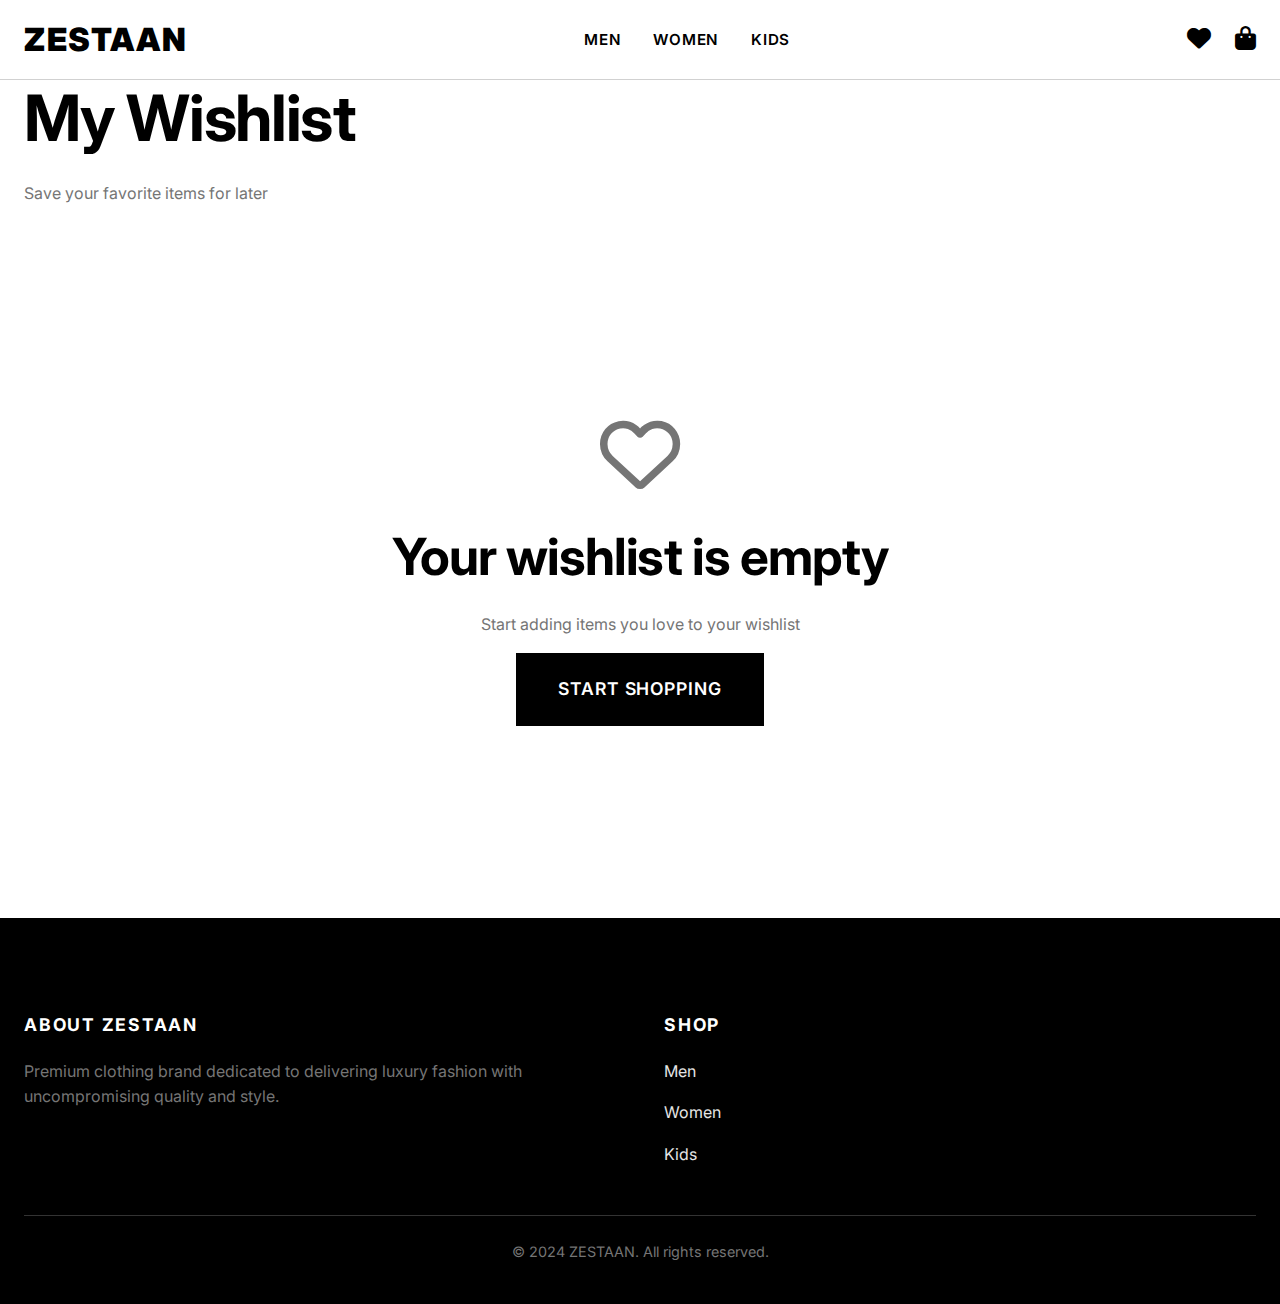
<file: Frontend/wishlist.html>
<!DOCTYPE html>
<html lang="en">
<head>
    <meta charset="UTF-8">
    <meta name="viewport" content="width=device-width, initial-scale=1.0">
    <title>My Wishlist - ZESTAAN</title>
    
    <link rel="preconnect" href="https://fonts.googleapis.com">
    <link rel="preconnect" href="https://fonts.gstatic.com" crossorigin>
    <link href="https://fonts.googleapis.com/css2?family=Inter:wght@300;400;500;600;700;800;900&display=swap" rel="stylesheet">
    <link rel="stylesheet" href="https://cdn.jsdelivr.net/npm/@fortawesome/fontawesome-free@6.4.0/css/all.min.css">
    <link rel="stylesheet" href="css/style.css">
    <style>
        .wishlist-section { min-height: 60vh; }
        .wishlist-empty {
            text-align: center;
            padding: var(--spacing-3xl) var(--spacing-md);
        }
        .wishlist-empty i {
            font-size: 5rem;
            color: var(--text-gray);
            margin-bottom: var(--spacing-lg);
        }
        .wishlist-actions {
            display: flex;
            justify-content: space-between;
            align-items: center;
            margin-bottom: var(--spacing-xl);
        }
    </style>
</head>
<body>
    <header class="header" id="header">
        <div class="header-container">
            <a href="index.html" class="logo">ZESTAAN</a>
            <nav class="nav-main">
                <ul class="nav-list">
                    <li class="nav-item"><a href="products.html?category=men" class="nav-link">Men</a></li>
                    <li class="nav-item"><a href="products.html?category=women" class="nav-link">Women</a></li>
                    <li class="nav-item"><a href="products.html?category=kids" class="nav-link">Kids</a></li>
                </ul>
            </nav>
            <div class="header-actions">
                <a href="wishlist.html" class="header-icon">
                    <i class="fas fa-heart"></i>
                    <span class="badge" id="wishlistCount">0</span>
                </a>
                <a href="cart.html" class="header-icon">
                    <i class="fas fa-shopping-bag"></i>
                    <span class="badge" id="cartCount">0</span>
                </a>
                <button class="mobile-menu-toggle" id="mobileMenuToggle">
                    <i class="fas fa-bars"></i>
                </button>
            </div>
        </div>
    </header>

    <nav class="mobile-nav" id="mobileNav">
        <div class="mobile-nav-header">
            <span class="logo">ZESTAAN</span>
            <button class="mobile-nav-close" id="mobileNavClose">
                <i class="fas fa-times"></i>
            </button>
        </div>
        <ul class="mobile-nav-list">
            <li class="mobile-nav-item"><a href="products.html?category=men">Men</a></li>
            <li class="mobile-nav-item"><a href="products.html?category=women">Women</a></li>
            <li class="mobile-nav-item"><a href="products.html?category=kids">Kids</a></li>
        </ul>
    </nav>
    <div class="mobile-nav-overlay" id="mobileNavOverlay"></div>

    <main>
        <section class="page-header">
            <div class="container">
                <h1>My Wishlist</h1>
                <p>Save your favorite items for later</p>
            </div>
        </section>

        <section class="wishlist-section section">
            <div class="container">
                <div id="wishlistEmpty" class="wishlist-empty" style="display: none;">
                    <i class="far fa-heart"></i>
                    <h2>Your wishlist is empty</h2>
                    <p>Start adding items you love to your wishlist</p>
                    <a href="products.html" class="btn btn-primary btn-lg">Start Shopping</a>
                </div>

                <div id="wishlistContent" style="display: none;">
                    <div class="wishlist-actions">
                        <p><span id="wishlistItemCount">0</span> items in your wishlist</p>
                        <button class="btn btn-outline" onclick="Wishlist.moveAllToCart()">
                            <i class="fas fa-shopping-cart"></i> Add All to Cart
                        </button>
                    </div>
                    
                    <div id="wishlistItems"></div>
                </div>
            </div>
        </section>
    </main>

    <footer class="footer">
        <div class="container">
            <div class="footer-main">
                <div class="footer-section">
                    <h4>About ZESTAAN</h4>
                    <p>Premium clothing brand dedicated to delivering luxury fashion with uncompromising quality and style.</p>
                </div>
                <div class="footer-section">
                    <h4>Shop</h4>
                    <ul>
                        <li><a href="products.html?category=men">Men</a></li>
                        <li><a href="products.html?category=women">Women</a></li>
                        <li><a href="products.html?category=kids">Kids</a></li>
                    </ul>
                </div>
            </div>
            <div class="footer-bottom">
                <p>&copy; 2024 ZESTAAN. All rights reserved.</p>
            </div>
        </div>
    </footer>

    <script src="js/cart.js"></script>
    <script src="js/wishlist.js"></script>
    <script src="js/main.js"></script>
    <script>
        // Update wishlist display
        function updateWishlistDisplay() {
            const wishlistEmpty = document.getElementById('wishlistEmpty');
            const wishlistContent = document.getElementById('wishlistContent');
            const wishlist = Storage.get('wishlist') || [];
            
            if (wishlist.length === 0) {
                wishlistEmpty.style.display = 'block';
                wishlistContent.style.display = 'none';
            } else {
                wishlistEmpty.style.display = 'none';
                wishlistContent.style.display = 'block';
                document.getElementById('wishlistItemCount').textContent = wishlist.length;
            }
        }
        
        // Initialize
        document.addEventListener('DOMContentLoaded', () => {
            updateWishlistDisplay();
            
            // Override wishlist renderWishlistPage to update display
            const originalRender = Wishlist.renderWishlistPage;
            Wishlist.renderWishlistPage = function() {
                originalRender.call(this);
                updateWishlistDisplay();
            };
        });
    </script>
</body>
</html>
</file>
<file: Frontend/css/style.css>
/* ZESTAAN Premium E-Commerce - Main Stylesheet */
/* ==================== CSS VARIABLES ==================== */
:root {
  /* Colors - Premium Black & White Palette */
  --primary-black: #000000;
  --primary-white: #FFFFFF;
  --soft-black: #1a1a1a;
  --light-gray: #f5f5f5;
  --mid-gray: #e5e5e5;
  --dark-gray: #333333;
  --text-gray: #757575;
  --border-gray: #d1d1d1;
  --accent-gold: #C9A962;
  
  /* Typography */
  --font-primary: 'Inter', -apple-system, BlinkMacSystemFont, 'Segoe UI', sans-serif;
  --font-display: 'Inter', sans-serif;
  
  /* Spacing */
  --spacing-xs: 0.5rem;
  --spacing-sm: 1rem;
  --spacing-md: 1.5rem;
  --spacing-lg: 2rem;
  --spacing-xl: 3rem;
  --spacing-2xl: 4rem;
  --spacing-3xl: 6rem;
  
  /* Layout */
  --container-max: 1400px;
  --header-height: 80px;
  
  /* Transitions */
  --transition-fast: 0.2s ease;
  --transition-normal: 0.3s ease;
  --transition-slow: 0.5s ease;
  
  /* Shadows */
  --shadow-sm: 0 2px 8px rgba(0, 0, 0, 0.08);
  --shadow-md: 0 4px 16px rgba(0, 0, 0, 0.12);
  --shadow-lg: 0 8px 32px rgba(0, 0, 0, 0.16);
}

/* ==================== RESET & BASE ==================== */
* {
  margin: 0;
  padding: 0;
  box-sizing: border-box;
}

html {
  font-size: 16px;
  scroll-behavior: smooth;
}

body {
  font-family: var(--font-primary);
  font-size: 1rem;
  line-height: 1.6;
  color: var(--primary-black);
  background-color: var(--primary-white);
  -webkit-font-smoothing: antialiased;
  -moz-osx-font-smoothing: grayscale;
}

img {
  max-width: 100%;
  height: auto;
  display: block;
}

a {
  text-decoration: none;
  color: inherit;
  transition: all var(--transition-fast);
}

button {
  font-family: inherit;
  border: none;
  cursor: pointer;
  transition: all var(--transition-fast);
}

input, textarea, select {
  font-family: inherit;
  border: 1px solid var(--border-gray);
  padding: 0.75rem 1rem;
  font-size: 1rem;
  transition: all var(--transition-fast);
}

input:focus, textarea:focus, select:focus {
  outline: none;
  border-color: var(--primary-black);
}

ul, ol {
  list-style: none;
}

/* ==================== TYPOGRAPHY ==================== */
h1, h2, h3, h4, h5, h6 {
  font-family: var(--font-display);
  font-weight: 700;
  line-height: 1.2;
  letter-spacing: -0.02em;
}

h1 {
  font-size: clamp(2.5rem, 5vw, 4.5rem);
  margin-bottom: var(--spacing-md);
}

h2 {
  font-size: clamp(2rem, 4vw, 3.5rem);
  margin-bottom: var(--spacing-md);
}

h3 {
  font-size: clamp(1.5rem, 3vw, 2.5rem);
  margin-bottom: var(--spacing-sm);
}

h4 {
  font-size: clamp(1.25rem, 2.5vw, 1.75rem);
  margin-bottom: var(--spacing-sm);
}

p {
  margin-bottom: var(--spacing-sm);
  color: var(--text-gray);
}

.text-uppercase {
  text-transform: uppercase;
  letter-spacing: 0.1em;
}

.text-bold {
  font-weight: 700;
}

.text-center {
  text-align: center;
}

/* ==================== LAYOUT UTILITIES ==================== */
.container {
  max-width: var(--container-max);
  margin: 0 auto;
  padding: 0 var(--spacing-md);
}

.container-fluid {
  width: 100%;
  padding: 0 var(--spacing-md);
}

.section {
  padding: var(--spacing-3xl) 0;
}

.section-sm {
  padding: var(--spacing-2xl) 0;
}

.flex {
  display: flex;
}

.flex-center {
  display: flex;
  align-items: center;
  justify-content: center;
}

.flex-between {
  display: flex;
  align-items: center;
  justify-content: space-between;
}

.grid {
  display: grid;
  gap: var(--spacing-md);
}

.grid-2 {
  grid-template-columns: repeat(2, 1fr);
}

.grid-3 {
  grid-template-columns: repeat(3, 1fr);
}

.grid-4 {
  grid-template-columns: repeat(4, 1fr);
}

/* ==================== BUTTONS ==================== */
.btn {
  display: inline-block;
  padding: 1rem 2rem;
  font-size: 1rem;
  font-weight: 600;
  text-align: center;
  text-transform: uppercase;
  letter-spacing: 0.05em;
  border-radius: 0;
  cursor: pointer;
  transition: all var(--transition-normal);
  border: 2px solid transparent;
}

.btn-primary {
  background-color: var(--primary-black);
  color: var(--primary-white);
  border-color: var(--primary-black);
}

.btn-primary:hover {
  background-color: var(--soft-black);
  transform: translateY(-2px);
  box-shadow: var(--shadow-md);
}

.btn-secondary {
  background-color: var(--primary-white);
  color: var(--primary-black);
  border-color: var(--primary-black);
}

.btn-secondary:hover {
  background-color: var(--primary-black);
  color: var(--primary-white);
}

.btn-outline {
  background-color: transparent;
  color: var(--primary-black);
  border-color: var(--primary-black);
}

.btn-outline:hover {
  background-color: var(--primary-black);
  color: var(--primary-white);
}

.btn-ghost {
  background-color: transparent;
  color: var(--primary-black);
  border: none;
  text-decoration: underline;
  text-underline-offset: 4px;
}

.btn-ghost:hover {
  text-decoration-thickness: 2px;
}

.btn-icon {
  display: inline-flex;
  align-items: center;
  justify-content: center;
  gap: 0.5rem;
}

.btn-full {
  width: 100%;
}

.btn-lg {
  padding: 1.25rem 2.5rem;
  font-size: 1.1rem;
}

.btn-sm {
  padding: 0.75rem 1.5rem;
  font-size: 0.9rem;
}

/* ==================== HEADER & NAVIGATION ==================== */
.header {
  position: sticky;
  top: 0;
  z-index: 1000;
  background-color: var(--primary-white);
  border-bottom: 1px solid var(--border-gray);
  height: var(--header-height);
  transition: all var(--transition-normal);
}

.header.scrolled {
  box-shadow: var(--shadow-sm);
}

.header-container {
  height: 100%;
  display: flex;
  align-items: center;
  justify-content: space-between;
  max-width: var(--container-max);
  margin: 0 auto;
  padding: 0 var(--spacing-md);
}

.logo {
  font-size: 2rem;
  font-weight: 900;
  letter-spacing: 0.05em;
  color: var(--primary-black);
  text-transform: uppercase;
}

.nav-main {
  display: flex;
  align-items: center;
  gap: var(--spacing-xl);
}

.nav-list {
  display: flex;
  align-items: center;
  gap: var(--spacing-lg);
}

.nav-item {
  position: relative;
}

.nav-link {
  font-size: 0.95rem;
  font-weight: 600;
  text-transform: uppercase;
  letter-spacing: 0.05em;
  padding: 0.5rem 0;
  position: relative;
}

.nav-link::after {
  content: '';
  position: absolute;
  bottom: 0;
  left: 0;
  width: 0;
  height: 2px;
  background-color: var(--primary-black);
  transition: width var(--transition-normal);
}

.nav-link:hover::after,
.nav-link.active::after {
  width: 100%;
}

/* Dropdown Menu */
.dropdown {
  position: relative;
}

.dropdown-menu {
  position: absolute;
  top: 100%;
  left: 50%;
  transform: translateX(-50%);
  background-color: var(--primary-white);
  box-shadow: var(--shadow-lg);
  padding: var(--spacing-md);
  min-width: 200px;
  opacity: 0;
  visibility: hidden;
  transition: all var(--transition-normal);
  margin-top: 1rem;
}

.dropdown:hover .dropdown-menu {
  opacity: 1;
  visibility: visible;
  margin-top: 0.5rem;
}

.dropdown-menu a {
  display: block;
  padding: 0.75rem 1rem;
  font-size: 0.95rem;
  transition: all var(--transition-fast);
}

.dropdown-menu a:hover {
  background-color: var(--light-gray);
  padding-left: 1.25rem;
}

/* Header Actions */
.header-actions {
  display: flex;
  align-items: center;
  gap: var(--spacing-md);
}

.header-search {
  position: relative;
  width: 300px;
}

.header-search input {
  width: 100%;
  padding: 0.75rem 3rem 0.75rem 1rem;
  border: 1px solid var(--border-gray);
  border-radius: 50px;
  font-size: 0.9rem;
}

.header-search button {
  position: absolute;
  right: 1rem;
  top: 50%;
  transform: translateY(-50%);
  background: none;
  border: none;
  cursor: pointer;
  font-size: 1.1rem;
}

.header-icon {
  position: relative;
  font-size: 1.5rem;
  cursor: pointer;
  transition: all var(--transition-fast);
}

.header-icon:hover {
  transform: scale(1.1);
}

.badge {
  position: absolute;
  top: -8px;
  right: -8px;
  background-color: var(--primary-black);
  color: var(--primary-white);
  font-size: 0.7rem;
  font-weight: 700;
  padding: 0.2rem 0.4rem;
  border-radius: 50%;
  min-width: 18px;
  text-align: center;
}

/* Mobile Menu Toggle */
.mobile-menu-toggle {
  display: none;
  font-size: 1.8rem;
  background: none;
  border: none;
  cursor: pointer;
}

/* Mobile Navigation */
.mobile-nav {
  position: fixed;
  top: 0;
  left: -100%;
  width: 85%;
  max-width: 400px;
  height: 100vh;
  background-color: var(--primary-white);
  box-shadow: var(--shadow-lg);
  padding: var(--spacing-xl) var(--spacing-md);
  transition: left var(--transition-normal);
  z-index: 2000;
  overflow-y: auto;
}

.mobile-nav.active {
  left: 0;
}

.mobile-nav-header {
  display: flex;
  justify-content: space-between;
  align-items: center;
  margin-bottom: var(--spacing-xl);
}

.mobile-nav-close {
  font-size: 2rem;
  background: none;
  border: none;
  cursor: pointer;
}

.mobile-nav-list {
  display: flex;
  flex-direction: column;
  gap: var(--spacing-sm);
}

.mobile-nav-item a {
  display: block;
  padding: 1rem 0;
  font-size: 1.1rem;
  font-weight: 600;
  text-transform: uppercase;
  border-bottom: 1px solid var(--mid-gray);
}

.mobile-nav-overlay {
  position: fixed;
  top: 0;
  left: 0;
  width: 100%;
  height: 100vh;
  background-color: rgba(0, 0, 0, 0.5);
  opacity: 0;
  visibility: hidden;
  transition: all var(--transition-normal);
  z-index: 1999;
}

.mobile-nav-overlay.active {
  opacity: 1;
  visibility: visible;
}

/* ==================== HERO SECTION ==================== */
.hero {
  position: relative;
  height: 90vh;
  min-height: 600px;
  overflow: hidden;
  background-color: var(--light-gray);
}

.hero-slide {
  position: relative;
  height: 100%;
  display: flex;
  align-items: center;
  justify-content: center;
}

.hero-image {
  position: absolute;
  top: 0;
  left: 0;
  width: 100%;
  height: 100%;
  object-fit: cover;
  object-position: center;
}

.hero-content {
  position: relative;
  z-index: 10;
  text-align: center;
  color: var(--primary-white);
  max-width: 800px;
  padding: var(--spacing-xl);
}

.hero-title {
  font-size: clamp(3rem, 6vw, 6rem);
  font-weight: 900;
  text-transform: uppercase;
  margin-bottom: var(--spacing-md);
  text-shadow: 2px 2px 8px rgba(0, 0, 0, 0.3);
}

.hero-subtitle {
  font-size: clamp(1.2rem, 2vw, 1.5rem);
  margin-bottom: var(--spacing-xl);
  text-shadow: 1px 1px 4px rgba(0, 0, 0, 0.3);
}

.hero-cta {
  display: flex;
  gap: var(--spacing-md);
  justify-content: center;
  flex-wrap: wrap;
}

/* Hero Overlay */
.hero-overlay {
  position: absolute;
  top: 0;
  left: 0;
  width: 100%;
  height: 100%;
  background: linear-gradient(to bottom, rgba(0, 0, 0, 0.2), rgba(0, 0, 0, 0.4));
  z-index: 5;
}

/* ==================== COLLECTION SECTIONS ==================== */
.collection-section {
  padding: var(--spacing-3xl) 0;
}

.section-header {
  text-align: center;
  margin-bottom: var(--spacing-2xl);
}

.section-tag {
  font-size: 0.9rem;
  font-weight: 600;
  text-transform: uppercase;
  letter-spacing: 0.15em;
  color: var(--text-gray);
  margin-bottom: var(--spacing-sm);
}

.product-grid {
  display: grid;
  grid-template-columns: repeat(auto-fill, minmax(280px, 1fr));
  gap: var(--spacing-lg);
}

/* ==================== PRODUCT CARD ==================== */
.product-card {
  position: relative;
  background-color: var(--primary-white);
  transition: all var(--transition-normal);
  cursor: pointer;
}

.product-card:hover {
  transform: translateY(-8px);
}

.product-image-wrapper {
  position: relative;
  overflow: hidden;
  aspect-ratio: 3/4;
  background-color: var(--light-gray);
  margin-bottom: var(--spacing-sm);
}

.product-image {
  width: 100%;
  height: 100%;
  object-fit: cover;
  transition: transform var(--transition-slow);
}

.product-card:hover .product-image {
  transform: scale(1.05);
}

.product-badge {
  position: absolute;
  top: 1rem;
  left: 1rem;
  background-color: var(--primary-black);
  color: var(--primary-white);
  padding: 0.4rem 0.8rem;
  font-size: 0.75rem;
  font-weight: 700;
  text-transform: uppercase;
  letter-spacing: 0.05em;
  z-index: 10;
}

.product-badge.sale {
  background-color: #dc2626;
}

.product-badge.new {
  background-color: var(--accent-gold);
}

.product-wishlist {
  position: absolute;
  top: 1rem;
  right: 1rem;
  width: 40px;
  height: 40px;
  background-color: var(--primary-white);
  border-radius: 50%;
  display: flex;
  align-items: center;
  justify-content: center;
  font-size: 1.2rem;
  cursor: pointer;
  transition: all var(--transition-fast);
  z-index: 10;
  opacity: 0;
}

.product-card:hover .product-wishlist {
  opacity: 1;
}

.product-wishlist:hover {
  transform: scale(1.1);
  background-color: var(--primary-black);
  color: var(--primary-white);
}

.product-wishlist.active {
  color: #dc2626;
}

.product-quick-add {
  position: absolute;
  bottom: 1rem;
  left: 1rem;
  right: 1rem;
  opacity: 0;
  transition: all var(--transition-normal);
}

.product-card:hover .product-quick-add {
  opacity: 1;
}

.product-info {
  padding: var(--spacing-sm) 0;
}

.product-category {
  font-size: 0.85rem;
  color: var(--text-gray);
  text-transform: uppercase;
  letter-spacing: 0.05em;
  margin-bottom: 0.25rem;
}

.product-name {
  font-size: 1.1rem;
  font-weight: 600;
  margin-bottom: 0.5rem;
  color: var(--primary-black);
}

.product-rating {
  display: flex;
  align-items: center;
  gap: 0.5rem;
  margin-bottom: 0.5rem;
}

.stars {
  color: var(--accent-gold);
  font-size: 0.9rem;
}

.review-count {
  font-size: 0.85rem;
  color: var(--text-gray);
}

.product-price {
  display: flex;
  align-items: center;
  gap: 0.75rem;
  font-size: 1.1rem;
  font-weight: 700;
}

.price-sale {
  color: #dc2626;
}

.price-original {
  color: var(--text-gray);
  text-decoration: line-through;
  font-weight: 400;
  font-size: 0.95rem;
}

.product-colors {
  display: flex;
  gap: 0.5rem;
  margin-top: 0.75rem;
}

.color-swatch {
  width: 24px;
  height: 24px;
  border-radius: 50%;
  border: 2px solid var(--mid-gray);
  cursor: pointer;
  transition: all var(--transition-fast);
}

.color-swatch:hover,
.color-swatch.active {
  border-color: var(--primary-black);
  transform: scale(1.15);
}

/* ==================== FILTERS & SORTING ==================== */
.filters-container {
  display: flex;
  justify-content: space-between;
  align-items: center;
  gap: var(--spacing-md);
  margin-bottom: var(--spacing-xl);
  flex-wrap: wrap;
}

.filter-group {
  display: flex;
  gap: var(--spacing-md);
  flex-wrap: wrap;
  align-items: center;
}

.filter-btn {
  padding: 0.75rem 1.5rem;
  background-color: var(--primary-white);
  border: 1px solid var(--border-gray);
  font-size: 0.95rem;
  font-weight: 500;
  cursor: pointer;
  transition: all var(--transition-fast);
}

.filter-btn:hover,
.filter-btn.active {
  background-color: var(--primary-black);
  color: var(--primary-white);
  border-color: var(--primary-black);
}

.sort-select {
  padding: 0.75rem 1.25rem;
  border: 1px solid var(--border-gray);
  font-size: 0.95rem;
  background-color: var(--primary-white);
  cursor: pointer;
}

/* ==================== FOOTER ==================== */
.footer {
  background-color: var(--primary-black);
  color: var(--primary-white);
  padding: var(--spacing-3xl) 0 var(--spacing-md);
}

.footer-main {
  display: grid;
  grid-template-columns: repeat(auto-fit, minmax(250px, 1fr));
  gap: var(--spacing-xl);
  margin-bottom: var(--spacing-xl);
}

.footer-section h4 {
  margin-bottom: var(--spacing-md);
  font-size: 1.1rem;
  text-transform: uppercase;
  letter-spacing: 0.1em;
}

.footer-section ul {
  display: flex;
  flex-direction: column;
  gap: var(--spacing-sm);
}

.footer-section a {
  color: var(--mid-gray);
  transition: all var(--transition-fast);
}

.footer-section a:hover {
  color: var(--primary-white);
  padding-left: 0.5rem;
}

.footer-newsletter {
  margin-top: var(--spacing-md);
}

.newsletter-form {
  display: flex;
  gap: var(--spacing-sm);
  margin-top: var(--spacing-md);
}

.newsletter-form input {
  flex: 1;
  padding: 0.75rem 1rem;
  border: 1px solid var(--dark-gray);
  background-color: transparent;
  color: var(--primary-white);
}

.newsletter-form input::placeholder {
  color: var(--text-gray);
}

.social-links {
  display: flex;
  gap: var(--spacing-md);
  margin-top: var(--spacing-md);
}

.social-link {
  width: 40px;
  height: 40px;
  border: 1px solid var(--dark-gray);
  border-radius: 50%;
  display: flex;
  align-items: center;
  justify-content: center;
  font-size: 1.2rem;
  transition: all var(--transition-fast);
}

.social-link:hover {
  background-color: var(--primary-white);
  color: var(--primary-black);
  border-color: var(--primary-white);
  transform: translateY(-4px);
}

.footer-bottom {
  border-top: 1px solid var(--dark-gray);
  padding-top: var(--spacing-md);
  text-align: center;
  color: var(--text-gray);
  font-size: 0.9rem;
}

/* ==================== RESPONSIVE DESIGN ==================== */
@media (max-width: 1024px) {
  .nav-main {
    display: none;
  }
  
  .mobile-menu-toggle {
    display: block;
  }
  
  .header-search {
    width: 200px;
  }
  
  .grid-4 {
    grid-template-columns: repeat(3, 1fr);
  }
}

@media (max-width: 768px) {
  :root {
    --header-height: 70px;
  }
  
  .header-search {
    display: none;
  }
  
  .grid-3,
  .grid-4 {
    grid-template-columns: repeat(2, 1fr);
  }
  
  .product-grid {
    grid-template-columns: repeat(2, 1fr);
    gap: var(--spacing-md);
  }
  
  .hero {
    height: 70vh;
    min-height: 500px;
  }
  
  .section {
    padding: var(--spacing-2xl) 0;
  }
  
  .filters-container {
    flex-direction: column;
    align-items: stretch;
  }
  
  .filter-group {
    width: 100%;
    justify-content: space-between;
  }
}

@media (max-width: 480px) {
  .logo {
    font-size: 1.5rem;
  }
  
  .btn {
    padding: 0.875rem 1.5rem;
    font-size: 0.9rem;
  }
  
  .product-grid {
    grid-template-columns: 1fr;
  }
  
  .grid-2 {
    grid-template-columns: 1fr;
  }
}

/* ==================== ANIMATIONS ==================== */
@keyframes fadeIn {
  from {
    opacity: 0;
    transform: translateY(20px);
  }
  to {
    opacity: 1;
    transform: translateY(0);
  }
}

@keyframes slideIn {
  from {
    transform: translateX(-100%);
  }
  to {
    transform: translateX(0);
  }
}

.fade-in {
  animation: fadeIn var(--transition-slow) ease;
}

.slide-in {
  animation: slideIn var(--transition-normal) ease;
}

/* ==================== UTILITY CLASSES ==================== */
.mt-1 { margin-top: var(--spacing-xs); }
.mt-2 { margin-top: var(--spacing-sm); }
.mt-3 { margin-top: var(--spacing-md); }
.mt-4 { margin-top: var(--spacing-lg); }
.mt-5 { margin-top: var(--spacing-xl); }

.mb-1 { margin-bottom: var(--spacing-xs); }
.mb-2 { margin-bottom: var(--spacing-sm); }
.mb-3 { margin-bottom: var(--spacing-md); }
.mb-4 { margin-bottom: var(--spacing-lg); }
.mb-5 { margin-bottom: var(--spacing-xl); }

.pt-1 { padding-top: var(--spacing-xs); }
.pt-2 { padding-top: var(--spacing-sm); }
.pt-3 { padding-top: var(--spacing-md); }
.pt-4 { padding-top: var(--spacing-lg); }
.pt-5 { padding-top: var(--spacing-xl); }

.pb-1 { padding-bottom: var(--spacing-xs); }
.pb-2 { padding-bottom: var(--spacing-sm); }
.pb-3 { padding-bottom: var(--spacing-md); }
.pb-4 { padding-bottom: var(--spacing-lg); }
.pb-5 { padding-bottom: var(--spacing-xl); }

.hidden { display: none; }
.visible { display: block; }

/* ==================== LOADING STATES ==================== */
.loading {
  display: inline-block;
  width: 20px;
  height: 20px;
  border: 3px solid var(--mid-gray);
  border-top-color: var(--primary-black);
  border-radius: 50%;
  animation: spin 0.8s linear infinite;
}

@keyframes spin {
  to { transform: rotate(360deg); }
}

.skeleton {
  background: linear-gradient(90deg, var(--light-gray) 25%, var(--mid-gray) 50%, var(--light-gray) 75%);
  background-size: 200% 100%;
  animation: loading 1.5s ease-in-out infinite;
}

@keyframes loading {
  0% { background-position: 200% 0; }
  100% { background-position: -200% 0; }
}
</file>
<file: Frontend/css/cart.css>
/* ZESTAAN Cart Page Styles */

.cart-section {
  min-height: 60vh;
}

.cart-empty {
  text-align: center;
  padding: var(--spacing-3xl) var(--spacing-md);
}

.cart-empty i {
  font-size: 5rem;
  color: var(--text-gray);
  margin-bottom: var(--spacing-lg);
}

.cart-empty h2 {
  font-size: 2rem;
  margin-bottom: var(--spacing-sm);
}

.cart-empty p {
  font-size: 1.1rem;
  color: var(--text-gray);
  margin-bottom: var(--spacing-xl);
}

.cart-layout {
  display: grid;
  grid-template-columns: 1fr 400px;
  gap: var(--spacing-xl);
  align-items: start;
}

.cart-item {
  display: grid;
  grid-template-columns: 120px 1fr auto auto auto auto;
  gap: var(--spacing-md);
  align-items: center;
  padding: var(--spacing-lg);
  background-color: var(--light-gray);
  margin-bottom: var(--spacing-md);
  position: relative;
}

.cart-item-image img {
  width: 100%;
  height: 100%;
  object-fit: cover;
}

.cart-item-details h3 {
  font-size: 1.1rem;
  font-weight: 600;
  margin-bottom: 0.5rem;
}

.cart-item-category {
  font-size: 0.85rem;
  color: var(--text-gray);
  text-transform: uppercase;
}

.cart-item-variants {
  display: flex;
  gap: var(--spacing-sm);
  margin-top: 0.5rem;
  font-size: 0.9rem;
  color: var(--text-gray);
}

.cart-item-price {
  font-size: 1.2rem;
  font-weight: 700;
}

.original-price {
  font-size: 0.9rem;
  color: var(--text-gray);
  text-decoration: line-through;
  display: block;
  margin-top: 0.25rem;
}

.cart-item-quantity {
  display: flex;
  align-items: center;
  gap: 0.5rem;
  border: 1px solid var(--border-gray);
  background-color: var(--primary-white);
}

.qty-btn {
  width: 32px;
  height: 32px;
  background: none;
  border: none;
  cursor: pointer;
  font-size: 1rem;
  font-weight: 600;
  transition: all var(--transition-fast);
}

.qty-btn:hover {
  background-color: var(--light-gray);
}

.cart-item-quantity input {
  width: 50px;
  text-align: center;
  border: none;
  border-left: 1px solid var(--border-gray);
  border-right: 1px solid var(--border-gray);
  padding: 0.5rem;
}

.cart-item-total {
  font-size: 1.3rem;
  font-weight: 700;
}

.cart-item-remove {
  position: absolute;
  top: 1rem;
  right: 1rem;
  background: none;
  border: none;
  font-size: 1.2rem;
  cursor: pointer;
  color: var(--text-gray);
  transition: color var(--transition-fast);
}

.cart-item-remove:hover {
  color: var(--primary-black);
}

.cart-summary {
  position: sticky;
  top: calc(var(--header-height) + 2rem);
  background-color: var(--light-gray);
  padding: var(--spacing-xl);
}

.cart-summary h3 {
  font-size: 1.5rem;
  margin-bottom: var(--spacing-lg);
  text-transform: uppercase;
  letter-spacing: 0.05em;
}

.summary-row {
  display: flex;
  justify-content: space-between;
  align-items: center;
  padding: var(--spacing-sm) 0;
  font-size: 1rem;
}

.summary-row.total {
  border-top: 2px solid var(--border-gray);
  margin-top: var(--spacing-md);
  padding-top: var(--spacing-md);
  font-size: 1.3rem;
  font-weight: 700;
}

.coupon-section {
  display: flex;
  gap: var(--spacing-sm);
  margin: var(--spacing-lg) 0;
}

.coupon-section input {
  flex: 1;
  padding: 0.75rem;
}

@media (max-width: 1024px) {
  .cart-layout {
    grid-template-columns: 1fr;
  }
  
  .cart-item {
    grid-template-columns: 100px 1fr;
    gap: var(--spacing-sm);
  }
  
  .cart-item-price,
  .cart-item-quantity,
  .cart-item-total {
    grid-column: 2;
  }
}
</file>
